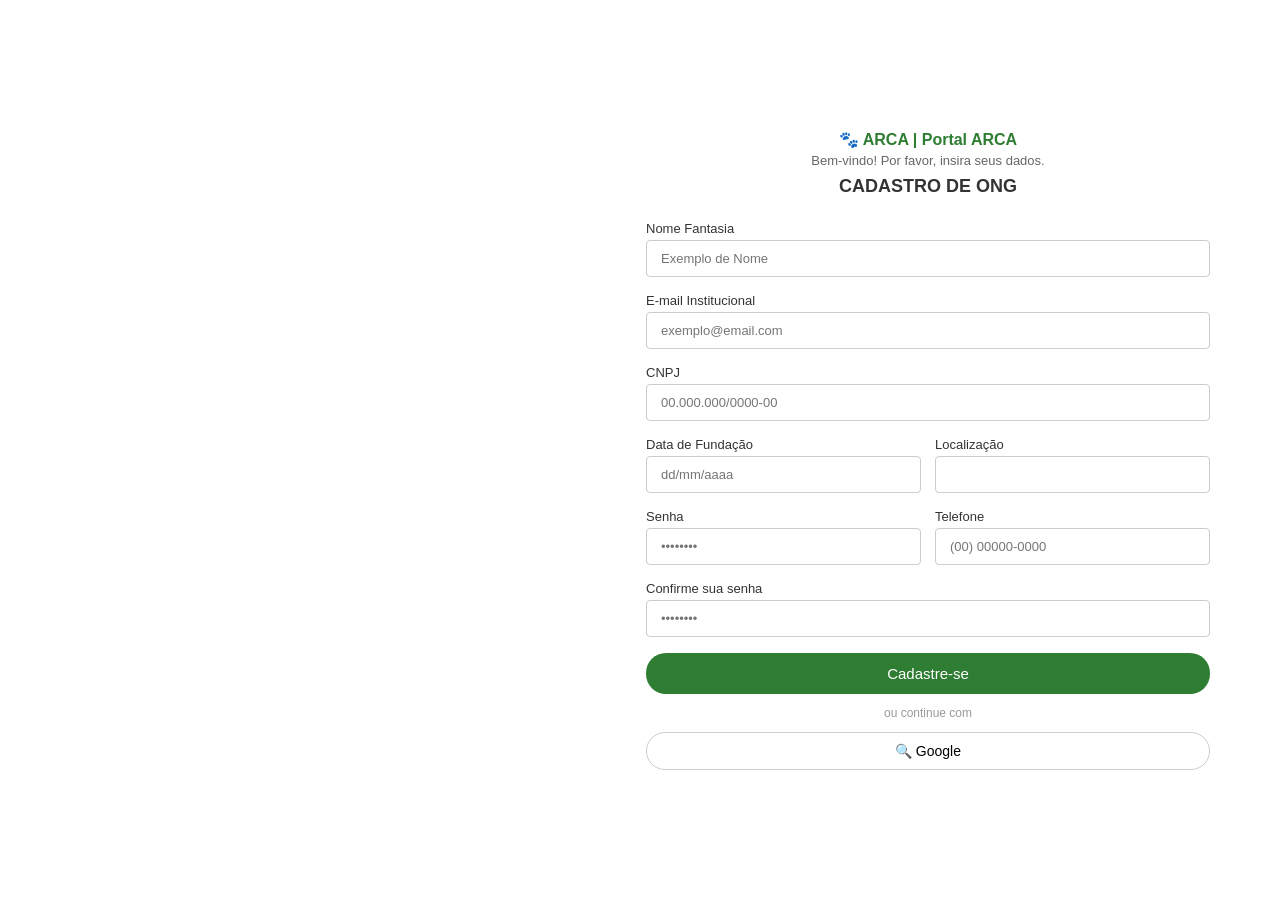
<file: interdisciplina/cadastro-ong.html>
<!DOCTYPE html>
<html lang="pt-BR">
<head>
  <meta charset="UTF-8">
  <title>Portal ARCA - Cadastro ONG</title>
  <style>
    * { margin: 0; padding: 0; box-sizing: border-box; }

    body {
      font-family: Arial, sans-serif;
      height: 100vh;
      display: flex;
      background: white;
    }

    






.foto {
      width: 45%;
      height: 100vh;
      background: url('https://premierpet.com.br/wp-content/uploads/2025/03/model-banner-linguagemcorporal-mobile-v1-1024x1024.png') center/cover;
    }





    .form-area {
      width: 55%;
      height: 100vh;
      padding: 50px 70px;
      display: flex;
      flex-direction: column;
      justify-content: center;
    }

    .logo {
      text-align: center;
      font-size: 16px;
      font-weight: bold;
      color: #2e7d32;
      margin-bottom: 4px;
    }

    .subtitle {
      text-align: center;
      font-size: 13px;
      color: #666;
      margin-bottom: 8px;
    }

    .titulo-cadastro {
      text-align: center;
      font-size: 18px;
      font-weight: bold;
      color: #333;
      margin-bottom: 24px;
    }

    label {
      font-size: 13px;
      color: #333;
      margin-bottom: 4px;
      display: block;
    }

    input {
      width: 100%;
      padding: 10px 14px;
      border: 1px solid #ccc;
      border-radius: 4px;
      font-size: 13px;
      margin-bottom: 16px;
    }








    .duas-colunas {
      display: flex;
      gap: 14px;
    }

    .duas-colunas div {
      flex: 1;
    }

    .btn-cadastrar {
      width: 100%;
      padding: 12px;
      background: #2e7d32;
      color: white;
      border: none;
      border-radius: 20px;
      font-size: 15px;
      cursor: pointer;
      margin-bottom: 12px;
    }

    .ou {
      text-align: center;
      font-size: 12px;
      color: #999;
      margin-bottom: 12px;
    }

    .btn-google {
      width: 100%;
      padding: 10px;
      background: white;
      border: 1px solid #ccc;
      border-radius: 20px;
      font-size: 14px;
      cursor: pointer;
    }
  </style>
</head>
<body>








  <div class="foto"></div>

  







  <div class="form-area">

    <div class="logo">🐾 ARCA | Portal ARCA</div>
    <div class="subtitle">Bem-vindo! Por favor, insira seus dados.</div>
    <div class="titulo-cadastro">CADASTRO DE ONG</div>

    <label>Nome Fantasia</label>
    <input type="text" placeholder="Exemplo de Nome">

    <label>E-mail Institucional</label>
    <input type="email" placeholder="exemplo@email.com">

    <label>CNPJ</label>
    <input type="text" placeholder="00.000.000/0000-00">

    







    <div class="duas-colunas">
      <div>
        <label>Data de Fundação</label>
        <input type="text" placeholder="dd/mm/aaaa">
      </div>
      <div>
        <label>Localização</label>
        <input type="text" placeholder="">
      </div>
    </div>

    






    
    <div class="duas-colunas">
      <div>
        <label>Senha</label>
        <input type="password" placeholder="••••••••">
      </div>
      <div>
        <label>Telefone</label>
        <input type="text" placeholder="(00) 00000-0000">
      </div>
    </div>

    <label>Confirme sua senha</label>
    <input type="password" placeholder="••••••••">

    <button class="btn-cadastrar">Cadastre-se</button>

    <div class="ou">ou continue com</div>

    <button class="btn-google">🔍 Google</button>

  </div>

</body>
</html>
</file>
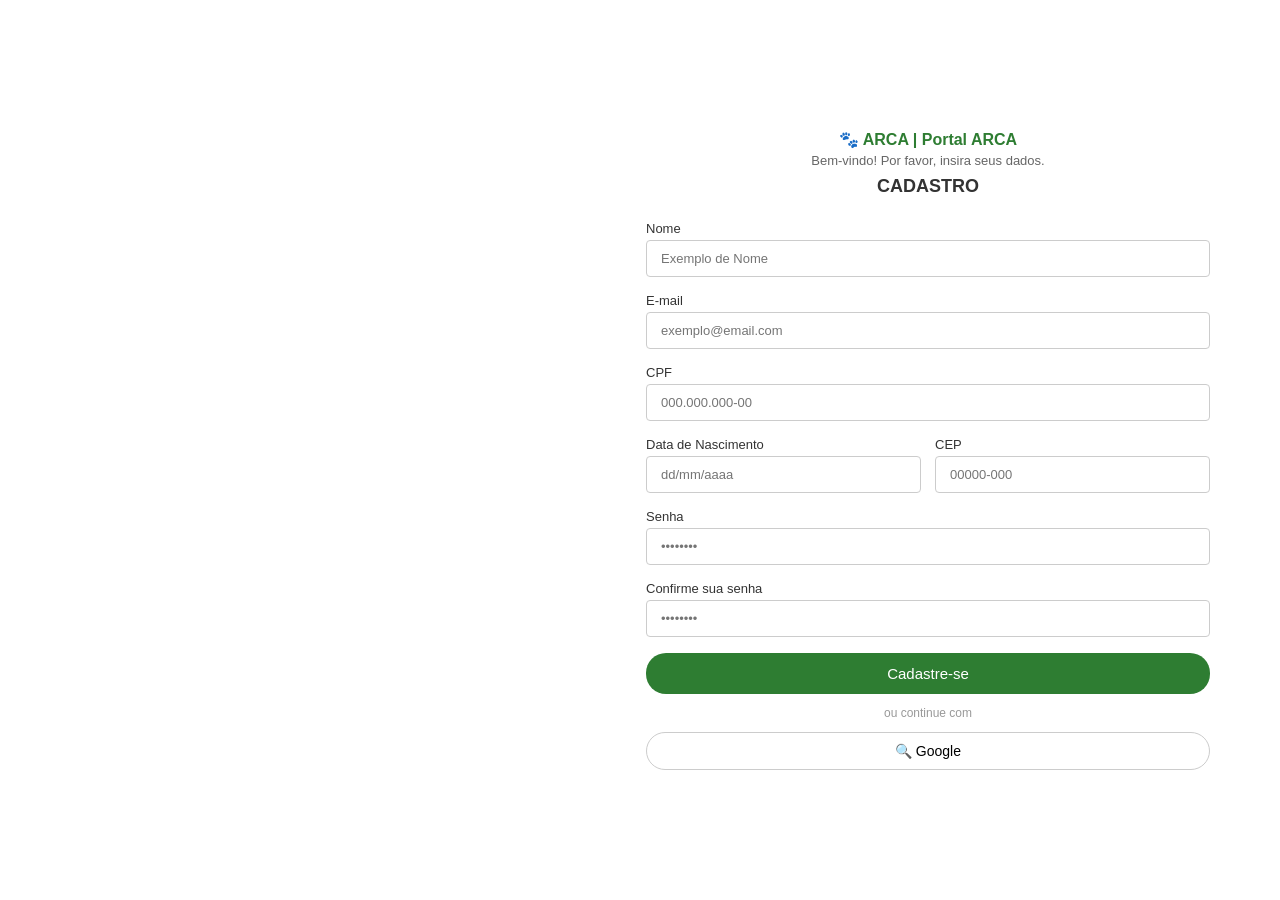
<file: interdisciplina/cadastro-tutor.html>
<!DOCTYPE html>
<html lang="pt-BR">
<head>
  <meta charset="UTF-8">
  <title>Portal ARCA - Cadastro</title>
  <style>
    * { margin: 0; padding: 0; box-sizing: border-box; }

    body {
      font-family: Arial, sans-serif;
      height: 100vh;
      display: flex;
      background: white;
    }

.foto {
      width: 45%;
      height: 100vh;
      background: url('https://premierpet.com.br/wp-content/uploads/2025/03/model-banner-linguagemcorporal-mobile-v1-1024x1024.png') center/cover;
    }

    .form-area {
      width: 55%;
      height: 100vh;
      padding: 60px 70px;
      display: flex;
      flex-direction: column;
      justify-content: center;
    }

    .logo {
      text-align: center;
      font-size: 16px;
      font-weight: bold;
      color: #2e7d32;
      margin-bottom: 4px;
    }

    .subtitle {
      text-align: center;
      font-size: 13px;
      color: #666;
      margin-bottom: 8px;
    }

    .titulo-cadastro {
      text-align: center;
      font-size: 18px;
      font-weight: bold;
      color: #333;
      margin-bottom: 24px;
    }

    label {
      font-size: 13px;
      color: #333;
      margin-bottom: 4px;
      display: block;
    }

    input {
      width: 100%;
      padding: 10px 14px;
      border: 1px solid #ccc;
      border-radius: 4px;
      font-size: 13px;
      margin-bottom: 16px;
    }

    .duas-colunas {
      display: flex;
      gap: 14px;
    }

    .duas-colunas div {
      flex: 1;
    }

    .btn-cadastrar {
      width: 100%;
      padding: 12px;
      background: #2e7d32;
      color: white;
      border: none;
      border-radius: 20px;
      font-size: 15px;
      cursor: pointer;
      margin-bottom: 12px;
    }

    .ou {
      text-align: center;
      font-size: 12px;
      color: #999;
      margin-bottom: 12px;
    }

    .btn-google {
      width: 100%;
      padding: 10px;
      background: white;
      border: 1px solid #ccc;
      border-radius: 20px;
      font-size: 14px;
      cursor: pointer;
    }
  </style>
</head>
<body>

  <div class="foto"></div>

  <div class="form-area">

    <div class="logo">🐾 ARCA | Portal ARCA</div>
    <div class="subtitle">Bem-vindo! Por favor, insira seus dados.</div>
    <div class="titulo-cadastro">CADASTRO</div>

    <label>Nome</label>
    <input type="text" placeholder="Exemplo de Nome">

    <label>E-mail</label>
    <input type="email" placeholder="exemplo@email.com">

    <label>CPF</label>
    <input type="text" placeholder="000.000.000-00">

    <div class="duas-colunas">
      <div>
        <label>Data de Nascimento</label>
        <input type="text" placeholder="dd/mm/aaaa">
      </div>
      <div>
        <label>CEP</label>
        <input type="text" placeholder="00000-000">
      </div>
    </div>

    <label>Senha</label>
    <input type="password" placeholder="••••••••">

    <label>Confirme sua senha</label>
    <input type="password" placeholder="••••••••">

    <button class="btn-cadastrar">Cadastre-se</button>

    <div class="ou">ou continue com</div>

    <button class="btn-google">🔍 Google</button>

  </div>

  <script>
    document.querySelector('.btn-cadastrar').addEventListener('click', function () {
      alert('✅ Cadastro realizado com sucesso!');
      window.location.href = '../index.html'});
  </script>

</body>
</html>
</file>
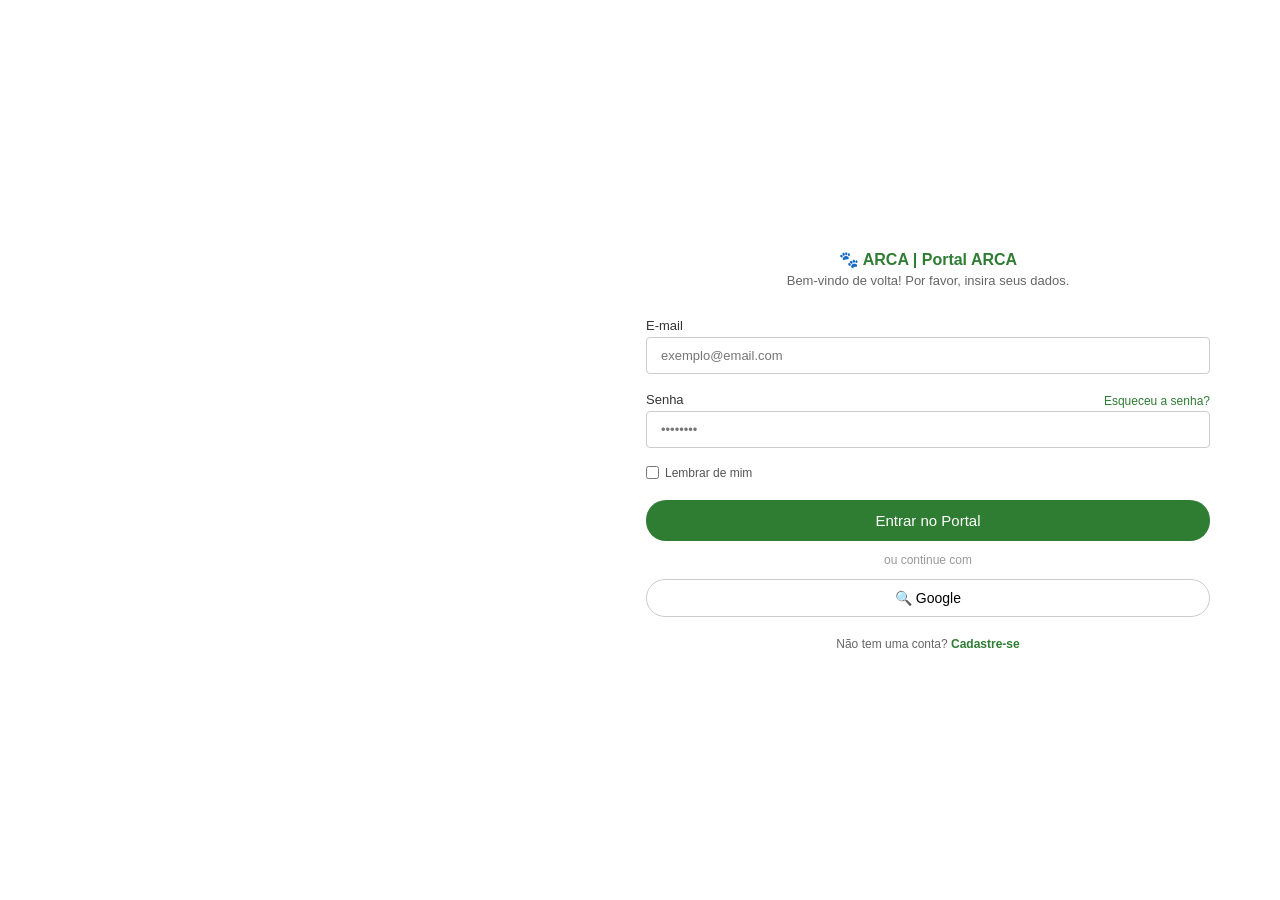
<file: interdisciplina/login.html>
<!DOCTYPE html>
<html lang="pt-BR">
<head>
  <meta charset="UTF-8">
  <title>Portal ARCA - Login</title>
  <style>
    * { margin: 0; padding: 0; box-sizing: border-box; }

    body {
      font-family: Arial, sans-serif;
      height: 100vh;
      display: flex;
      background: white;
    }

    .foto {
      width: 45%;
      height: 100vh;
      background: url('https://upload.wikimedia.org/wikipedia/commons/thumb/3/3a/Cat03.jpg/1200px-Cat03.jpg') center/cover;
    }

    .form-area {
      width: 55%;
      height: 100vh;
      padding: 60px 70px;
      display: flex;
      flex-direction: column;
      justify-content: center;
    }

    .logo {
      text-align: center;
      font-size: 16px;
      font-weight: bold;
      color: #2e7d32;
      margin-bottom: 4px;
    }

    .subtitle {
      text-align: center;
      font-size: 13px;
      color: #666;
      margin-bottom: 30px;
    }

    label {
      font-size: 13px;
      color: #333;
      margin-bottom: 4px;
      display: block;
    }

    input {
      width: 100%;
      padding: 10px 14px;
      border: 1px solid #ccc;
      border-radius: 4px;
      font-size: 13px;
      margin-bottom: 18px;
    }

    .row-senha {
      display: flex;
      justify-content: space-between;
      align-items: center;
    }

    .row-senha a {
      font-size: 12px;
      color: #2e7d32;
      text-decoration: none;
    }

    .lembrar {
      display: flex;
      align-items: center;
      gap: 6px;
      font-size: 12px;
      color: #555;
      margin-bottom: 20px;
    }

    .btn-entrar {
      width: 100%;
      padding: 12px;
      background: #2e7d32;
      color: white;
      border: none;
      border-radius: 20px;
      font-size: 15px;
      cursor: pointer;
      margin-bottom: 12px;
    }

    .ou {
      text-align: center;
      font-size: 12px;
      color: #999;
      margin-bottom: 12px;
    }

    .btn-google {
      width: 100%;
      padding: 10px;
      background: white;
      border: 1px solid #ccc;
      border-radius: 20px;
      font-size: 14px;
      cursor: pointer;
      margin-bottom: 20px;
    }

    .cadastro {
      text-align: center;
      font-size: 12px;
      color: #666;
    }

    .cadastro a {
      color: #2e7d32;
      text-decoration: none;
      font-weight: bold;
    }













    .msg-erro {
      display: none;
      background: #ffebee;
      border: 1px solid #ef9a9a;
      border-radius: 4px;
      padding: 10px 14px;
      font-size: 13px;
      color: #c62828;
      margin-bottom: 14px;
    }
    .msg-erro.visivel { display: block; }
    input.campo-invalido { border-color: #c62828; }
  </style>
</head>
<body>

  <div class="foto"></div>

  <div class="form-area">

    <div class="logo">🐾 ARCA | Portal ARCA</div>
    <div class="subtitle">Bem-vindo de volta! Por favor, insira seus dados.</div>

    <div class="msg-erro" id="msg-erro"></div>

    <label>E-mail</label>
    <input type="email" id="campo-usuario" placeholder="exemplo@email.com">

    <div class="row-senha">
      <label>Senha</label>
      <a href="#">Esqueceu a senha?</a>
    </div>
    <input type="password" id="campo-senha" placeholder="••••••••">

    <label class="lembrar">
      <input type="checkbox" style="width:auto; margin:0;"> Lembrar de mim
    </label>

    <button class="btn-entrar" onclick="validarLogin()">Entrar no Portal</button>

    <div class="ou">ou continue com</div>

    <button class="btn-google">🔍 Google</button>

    <div class="cadastro">
Não tem uma conta? <a href="/cadastro-tutor.html">Cadastre-se</a>

    </div>

  </div>

  <script>
    const USUARIOS = {
      tutor: '123456'
    };

    function validarLogin() {
      const usuario = document.getElementById('campo-usuario').value.trim().toLowerCase();
      const senha   = document.getElementById('campo-senha').value;
      const msgErro = document.getElementById('msg-erro');
      const inputU  = document.getElementById('campo-usuario');
      const inputS  = document.getElementById('campo-senha');













      msgErro.classList.remove('visivel');
      inputU.classList.remove('campo-invalido');
      inputS.classList.remove('campo-invalido');













      if (!usuario || !senha) {
        msgErro.textContent = '⚠️ Preencha o e-mail e a senha.';
        msgErro.classList.add('visivel');
        if (!usuario) inputU.classList.add('campo-invalido');
        if (!senha)   inputS.classList.add('campo-invalido');
        return;
      }













      if (!USUARIOS[usuario] || USUARIOS[usuario] !== senha) {
        msgErro.textContent = '⚠️ Usuário ou senha incorretos.';
        msgErro.classList.add('visivel');
        inputU.classList.add('campo-invalido');
        inputS.classList.add('campo-invalido');
        inputS.value = '';
        return;
      }













      window.location.href = 'index.html';
    }

    document.getElementById('campo-senha')
      .addEventListener('keydown', function(e) {
        if (e.key === 'Enter') validarLogin();
      });
  </script>

</body>
</html>
</file>
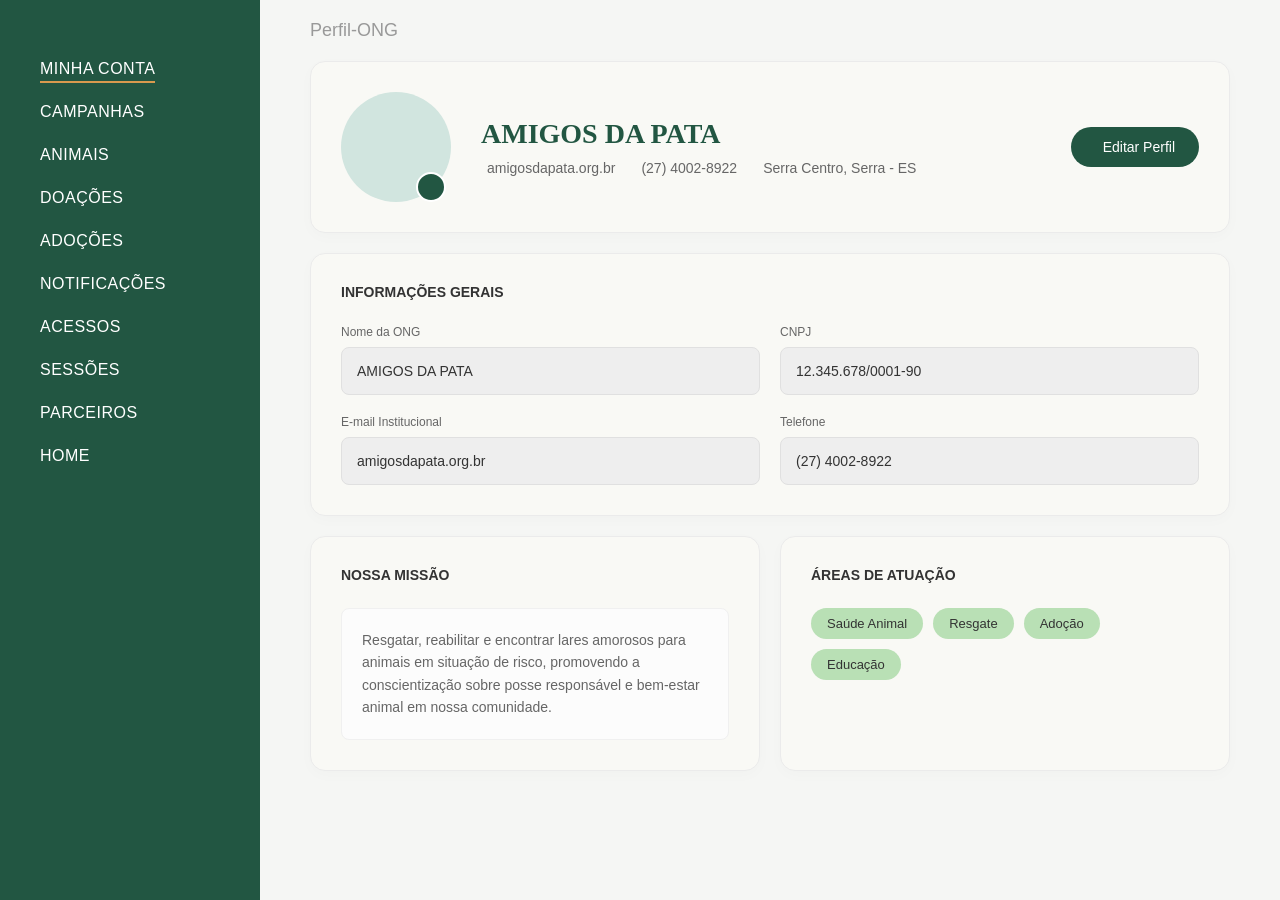
<file: interdisciplina/perfildeong.html>
<!DOCTYPE html>
<html lang="pt-BR">
<head>
    <meta charset="UTF-8">
    <meta name="viewport" content="width=device-width, initial-scale=1.0">
    <title>Perfil-ONG</title>
    <link rel="stylesheet" href="./styleperfildeong.css">
   
</head>
<body>

    <aside class="sidebar">
        <ul>
            <li><a href="#" class="active">MINHA CONTA</a></li>
            <li><a href="#">CAMPANHAS</a></li>
            <li><a href="#">ANIMAIS</a></li>
            <li><a href="#">DOAÇÕES</a></li>
            <li><a href="#">ADOÇÕES</a></li>
            <li><a href="#">NOTIFICAÇÕES</a></li>
            <li><a href="#">ACESSOS</a></li>
            <li><a href="#">SESSÕES</a></li>
            <li><a href="#">PARCEIROS</a></li>
            <li><a href="#">HOME</a></li>
        </ul>
    </aside>

    <main class="content-area">
        <div class="page-title">Perfil-ONG</div>

        <div class="card profile-card">
            <div class="avatar-wrapper">
                <i class="fas fa-user user-icon"></i>
                <div class="edit-badge"><i class="fas fa-pencil-alt"></i></div>
            </div>
            <div class="profile-info">
                <h1>AMIGOS DA PATA</h1>
                <div class="contact-info">
                    <span><i class="far fa-envelope"></i> amigosdapata.org.br</span>
                    <span><i class="fas fa-phone-alt"></i> (27) 4002-8922</span>
                    <span><i class="fas fa-map-marker-alt"></i> Serra Centro, Serra - ES</span>
                </div>
            </div>
            <button class="btn-edit"><i class="fas fa-pencil-alt"></i> Editar Perfil</button>
        </div>

        <div class="card">
            <div class="section-header">
                <h2>INFORMAÇÕES GERAIS</h2>
                <i class="fas fa-pencil-alt icon-action"></i>
            </div>
            <div class="form-grid">
                <div class="input-group">
                    <label>Nome da ONG</label>
                    <input type="text" value="AMIGOS DA PATA" readonly>
                </div>
                <div class="input-group">
                    <label>CNPJ</label>
                    <input type="text" value="12.345.678/0001-90" readonly>
                </div>
                <div class="input-group">
                    <label>E-mail Institucional</label>
                    <input type="text" value="amigosdapata.org.br" readonly>
                </div>
                <div class="input-group">
                    <label>Telefone</label>
                    <input type="text" value="(27) 4002-8922" readonly>
                </div>
            </div>
        </div>

        <div class="bottom-row">
            <div class="card">
                <div class="section-header">
                    <h2>NOSSA MISSÃO</h2>
                    <i class="fas fa-bars icon-action gray"></i>
                </div>
                <div class="mission-box">
                    Resgatar, reabilitar e encontrar lares amorosos para animais em situação de risco, promovendo a conscientização sobre posse responsável e bem-estar animal em nossa comunidade.
                </div>
            </div>

            <div class="card">
                <div class="section-header">
                    <h2>ÁREAS DE ATUAÇÃO</h2>
                </div>
                <div class="tags">
                    <span class="tag">Saúde Animal</span>
                    <span class="tag">Resgate</span>
                    <span class="tag">Adoção</span>
                    <span class="tag">Educação</span>
                </div>
                <button class="add-btn"><i class="fas fa-plus"></i></button>
            </div>
        </div>
    </main>

</body>
</html>
</file>
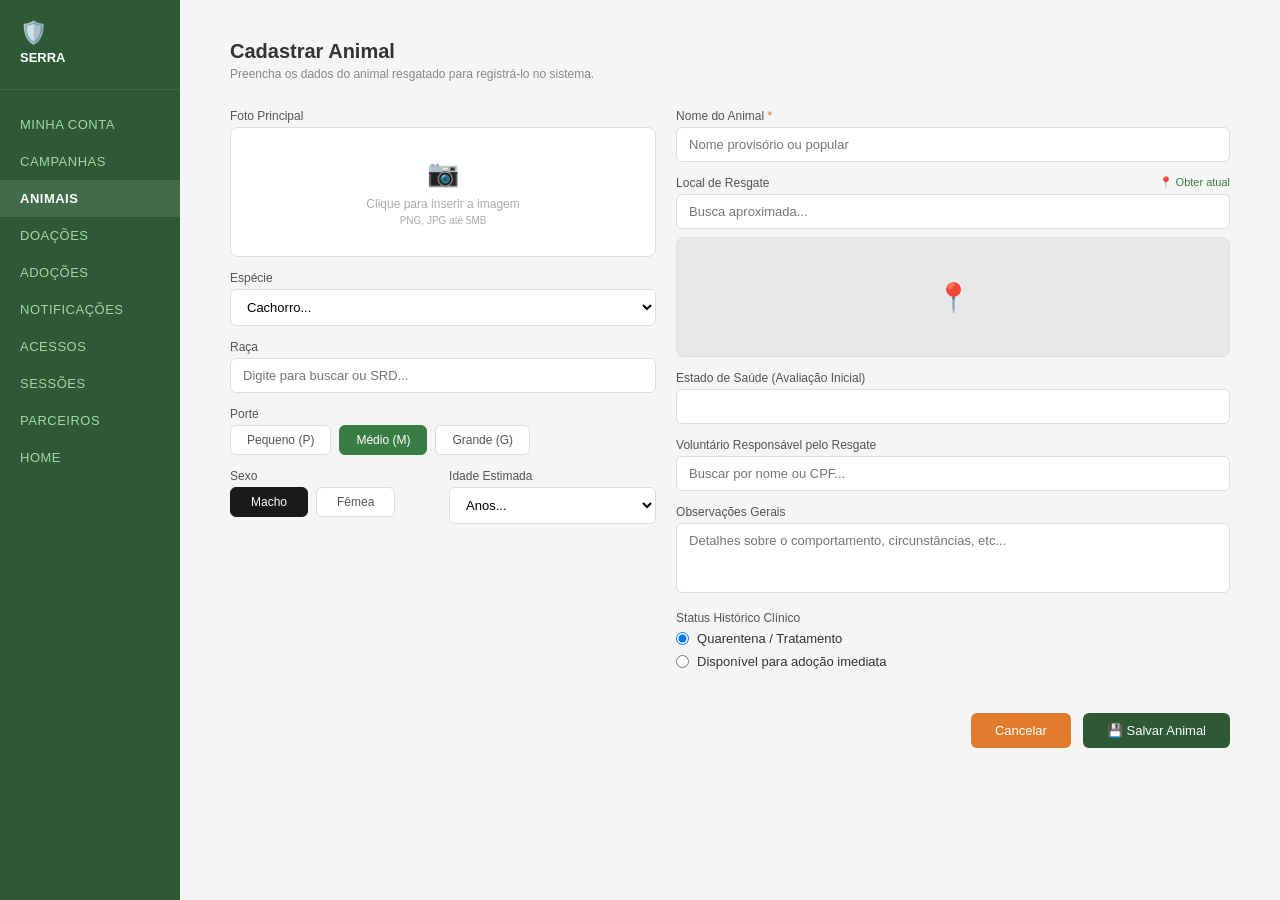
<file: interdisciplina/lider de ong/cadastro-animal.html>
<!DOCTYPE html>
<html lang="pt-BR">
<head>
  <meta charset="UTF-8">
  <title>Portal ARCA - Cadastrar Animal</title>
  <style>
    * { margin: 0; padding: 0; box-sizing: border-box; }
    body { font-family: Arial, sans-serif; color: #333; display: flex; min-height: 100vh; background: #f5f5f5; }

    






    .sidebar {
      width: 180px; background: #2d5a35; min-height: 100vh;
      display: flex; flex-direction: column; padding: 20px 0; flex-shrink: 0;
    }
    .sidebar-logo {
      color: white; font-size: 13px; font-weight: bold;
      padding: 0 20px 24px; border-bottom: 1px solid rgba(255,255,255,0.1); margin-bottom: 16px;
    }
    .sidebar-logo .escudo { font-size: 22px; display: block; margin-bottom: 4px; }
    .sidebar ul { list-style: none; }
    .sidebar ul li a {
      display: block; padding: 11px 20px;
      color: #a5d6a7; text-decoration: none; font-size: 13px; letter-spacing: 0.5px;
    }
    .sidebar ul li.ativo a { color: white; font-weight: bold; background: rgba(255,255,255,0.1); }









    .content { flex: 1; padding: 40px 50px; }
    .content h1 { font-size: 20px; font-weight: bold; margin-bottom: 4px; }
    .content .sub { font-size: 12px; color: #888; margin-bottom: 28px; }

   







    .grid { display: flex; gap: 20px; }
    .col-esq { flex: 1; }
    .col-dir { flex: 1.3; }

   






    .campo { margin-bottom: 14px; }
    label { font-size: 12px; color: #555; display: block; margin-bottom: 4px; }
    label span { color: #e07b2e; }

    input[type="text"], input[type="number"], select, textarea {
      width: 100%; padding: 9px 12px;
      border: 1px solid #ddd; border-radius: 6px;
      font-size: 13px; font-family: Arial; background: white;
    }
    textarea { height: 70px; resize: none; }

    







    .foto-box {
      border: 1px solid #ddd; border-radius: 8px;
      background: white; padding: 30px;
      text-align: center; color: #aaa; font-size: 12px;
      margin-bottom: 14px; cursor: pointer;
    }
    .foto-box .ic { font-size: 26px; display: block; margin-bottom: 8px; }
    .foto-box small { font-size: 10px; display: block; margin-top: 4px; }








    .btn-group { display: flex; gap: 8px; margin-top: 4px; }
    .btn-sel {
      padding: 7px 16px; border-radius: 6px; font-size: 12px; cursor: pointer;
      border: 1px solid #ddd; background: white; color: #555;
    }
    .btn-sel.ativo { background: #3a7d44; color: white; border-color: #3a7d44; }

  







    .sexo-group { display: flex; gap: 8px; margin-top: 4px; }
    .sexo-btn {
      padding: 7px 20px; border-radius: 6px; font-size: 12px; cursor: pointer;
      border: 1px solid #ddd; background: white; color: #555;
    }
    .sexo-btn.ativo { background: #1a1a1a; color: white; border-color: #1a1a1a; }

   





    .linha { display: flex; gap: 12px; }
    .linha .campo { flex: 1; }

    






    .mapa-box {
      border: 1px solid #ddd; border-radius: 8px;
      background: #e8e8e8; height: 120px; margin-bottom: 14px;
      display: flex; align-items: center; justify-content: center;
      font-size: 28px; color: #e07b2e;
    }

   




    .radio-group { display: flex; flex-direction: column; gap: 8px; margin-top: 6px; }
    .radio-group label {
      display: flex; align-items: center; gap: 8px;
      font-size: 13px; color: #333; margin: 0; cursor: pointer;
    }

   





    .footer-btns {
      display: flex; justify-content: flex-end; gap: 12px;
      margin-top: 30px;
    }
    .btn-cancelar {
      background: #e07b2e; color: white; border: none;
      padding: 10px 24px; border-radius: 6px; font-size: 13px; cursor: pointer;
    }
    .btn-salvar {
      background: #2d5a35; color: white; border: none;
      padding: 10px 24px; border-radius: 6px; font-size: 13px; cursor: pointer;
      display: flex; align-items: center; gap: 6px;
    }

    .obter-atual {
      font-size: 11px; color: #3a7d44; cursor: pointer;
      display: flex; align-items: center; gap: 4px; float: right;
    }
  </style>
</head>
<body>

  






  <div class="sidebar">
    <div class="sidebar-logo">
      <span class="escudo">🛡️</span>
      SERRA
    </div>
    <ul>
      <li><a href="#">MINHA CONTA</a></li>
      <li><a href="#">CAMPANHAS</a></li>
      <li class="ativo"><a href="#">ANIMAIS</a></li>
      <li><a href="#">DOAÇÕES</a></li>
      <li><a href="#">ADOÇÕES</a></li>
      <li><a href="#">NOTIFICAÇÕES</a></li>
      <li><a href="#">ACESSOS</a></li>
      <li><a href="#">SESSÕES</a></li>
      <li><a href="#">PARCEIROS</a></li>
      <li><a href="/servicos/index/index (2).html">HOME</a></li>
    </ul>
  </div>








  <div class="content">
    <h1>Cadastrar Animal</h1>
    <p class="sub">Preencha os dados do animal resgatado para registrá-lo no sistema.</p>

    <div class="grid">

     





      <div class="col-esq">

        <div class="campo">
          <label>Foto Principal</label>
          <div class="foto-box">
            <span class="ic">📷</span>
            Clique para inserir a imagem
            <small>PNG, JPG até 5MB</small>
          </div>
        </div>

        <div class="campo">
          <label>Espécie</label>
          <select><option>Cachorro...</option><option>Gato</option><option>Outro</option></select>
        </div>

        <div class="campo">
          <label>Raça</label>
          <input type="text" placeholder="Digite para buscar ou SRD...">
        </div>

        <div class="campo">
          <label>Porte</label>
          <div class="btn-group">
            <button class="btn-sel">Pequeno (P)</button>
            <button class="btn-sel ativo">Médio (M)</button>
            <button class="btn-sel">Grande (G)</button>
          </div>
        </div>

        <div class="linha">
          <div class="campo">
            <label>Sexo</label>
            <div class="sexo-group">
              <button class="sexo-btn ativo">Macho</button>
              <button class="sexo-btn">Fêmea</button>
            </div>
          </div>
          <div class="campo">
            <label>Idade Estimada</label>
            <select><option>Anos...</option><option>Filhote</option><option>Adulto</option><option>Idoso</option></select>
          </div>
        </div>

      </div>

   







    
      <div class="col-dir">

        <div class="campo">
          <label>Nome do Animal <span>*</span></label>
          <input type="text" placeholder="Nome provisório ou popular">
        </div>

        <div class="campo">
          <label>
            Local de Resgate
            <span class="obter-atual">📍 Obter atual</span>
          </label>
          <input type="text" placeholder="Busca aproximada..." style="margin-bottom:8px;">
          <div class="mapa-box">📍</div>
        </div>

        <div class="campo">
          <label>Estado de Saúde (Avaliação Inicial)</label>
          <input type="text" placeholder="">
        </div>

        <div class="campo">
          <label>Voluntário Responsável pelo Resgate</label>
          <input type="text" placeholder="Buscar por nome ou CPF...">
        </div>

        <div class="campo">
          <label>Observações Gerais</label>
          <textarea placeholder="Detalhes sobre o comportamento, circunstâncias, etc..."></textarea>
        </div>

        <div class="campo">
          <label>Status Histórico Clínico</label>
          <div class="radio-group">
            <label><input type="radio" name="status" checked> Quarentena / Tratamento</label>
            <label><input type="radio" name="status"> Disponível para adoção imediata</label>
          </div>
        </div>

      </div>
    </div>

   





    
    <div class="footer-btns">
      <button class="btn-cancelar">Cancelar</button>
      <button class="btn-salvar">💾 Salvar Animal</button>
    </div>

  </div>

</body>
</html>
</file>
<file: interdisciplina/styleperfildeong.css>
:root {
            --bg-main: #f5f6f4;
            --bg-sidebar: #225642;
            --text-sidebar: #ffffff;
            --card-bg: #f9f9f5;
            --text-main: #333333;
            --text-muted: #666666;
            --accent-orange: #d99a4e;
            --input-bg: #eeeeee;
            --tag-bg: #b9e0b5;
        }

        body {
            margin: 0;
            padding: 0;
            font-family: 'Segoe UI', Tahoma, Geneva, Verdana, sans-serif;
            background-color: var(--bg-main);
            display: flex;
            height: 100vh;
            overflow: hidden;
        }

        .sidebar {
            width: 260px;
            background-color: var(--bg-sidebar);
            padding-top: 60px;
            display: flex;
            flex-direction: column;
        }

        .sidebar ul {
            list-style: none;
            padding: 0;
            margin: 0;
        }

        .sidebar li {
            margin-bottom: 25px;
            padding: 0 40px;
        }

        .sidebar a {
            color: var(--text-sidebar);
            text-decoration: none;
            font-size: 16px;
            text-transform: uppercase;
            letter-spacing: 0.5px;
        }

        .sidebar a.active {
            border-bottom: 2px solid var(--accent-orange);
            padding-bottom: 4px;
        }

        .content-area {
            flex: 1;
            padding: 20px 50px;
            overflow-y: auto;
            position: relative;
        }

        .page-title {
            color: #999;
            font-size: 18px;
            margin-bottom: 20px;
            font-weight: normal;
        }

        .card {
            background-color: var(--card-bg);
            border-radius: 15px;
            padding: 30px;
            box-shadow: 0 4px 15px rgba(0, 0, 0, 0.02);
            margin-bottom: 20px;
            border: 1px solid #ebebeb;
        }

        .profile-card {
            display: flex;
            align-items: center;
            position: relative;
        }

        .avatar-wrapper {
            position: relative;
            width: 110px;
            height: 110px;
            background-color: #d1e5df;
            border-radius: 50%;
            display: flex;
            justify-content: center;
            align-items: center;
            margin-right: 30px;
        }

        .avatar-wrapper i.user-icon {
            font-size: 60px;
            color: #8faea4;
        }

        .edit-badge {
            position: absolute;
            bottom: 0;
            right: 5px;
            background-color: var(--bg-sidebar);
            color: white;
            border-radius: 50%;
            width: 26px;
            height: 26px;
            display: flex;
            justify-content: center;
            align-items: center;
            border: 2px solid white;
            font-size: 12px;
            cursor: pointer;
        }

        .profile-info h1 {
            margin: 0 0 10px 0;
            font-family: 'Times New Roman', Times, serif;
            color: var(--bg-sidebar);
            font-size: 28px;
        }

        .contact-info {
            display: flex;
            gap: 20px;
            color: var(--text-muted);
            font-size: 14px;
        }

        .contact-info span {
            display: flex;
            align-items: center;
            gap: 6px;
        }

        .btn-edit {
            position: absolute;
            right: 30px;
            top: 50%;
            transform: translateY(-50%);
            background-color: var(--bg-sidebar);
            color: white;
            border: none;
            padding: 12px 24px;
            border-radius: 25px;
            cursor: pointer;
            font-size: 14px;
            display: flex;
            align-items: center;
            gap: 8px;
        }

        .section-header {
            display: flex;
            justify-content: space-between;
            align-items: center;
            margin-bottom: 25px;
        }

        .section-header h2 {
            margin: 0;
            font-size: 14px;
            color: var(--text-main);
        }

        .icon-action {
            color: var(--accent-orange);
            cursor: pointer;
            font-size: 16px;
        }

        .icon-action.gray {
            color: #ccc;
        }

        .form-grid {
            display: grid;
            grid-template-columns: 1fr 1fr;
            gap: 20px;
        }

        .input-group {
            display: flex;
            flex-direction: column;
            gap: 8px;
        }

        .input-group label {
            font-size: 12px;
            color: var(--text-muted);
        }

        .input-group input {
            padding: 15px;
            border: 1px solid #e0e0e0;
            border-radius: 8px;
            background-color: var(--input-bg);
            color: var(--text-main);
            font-size: 14px;
            outline: none;
        }

        .bottom-row {
            display: grid;
            grid-template-columns: 1fr 1fr;
            gap: 20px;
        }

        .mission-box {
            background-color: #fcfcfc;
            border: 1px solid #f0f0f0;
            padding: 20px;
            border-radius: 8px;
            font-size: 14px;
            line-height: 1.6;
            color: var(--text-muted);
        }

        .tags {
            display: flex;
            gap: 10px;
            flex-wrap: wrap;
            margin-bottom: 15px;
        }

        .tag {
            background-color: var(--tag-bg);
            color: #333;
            padding: 8px 16px;
            border-radius: 20px;
            font-size: 13px;
        }

        .add-btn {
            font-size: 20px;
            color: #555;
            cursor: pointer;
            background: none;
            border: none;
            padding: 0;
        }
</file>
